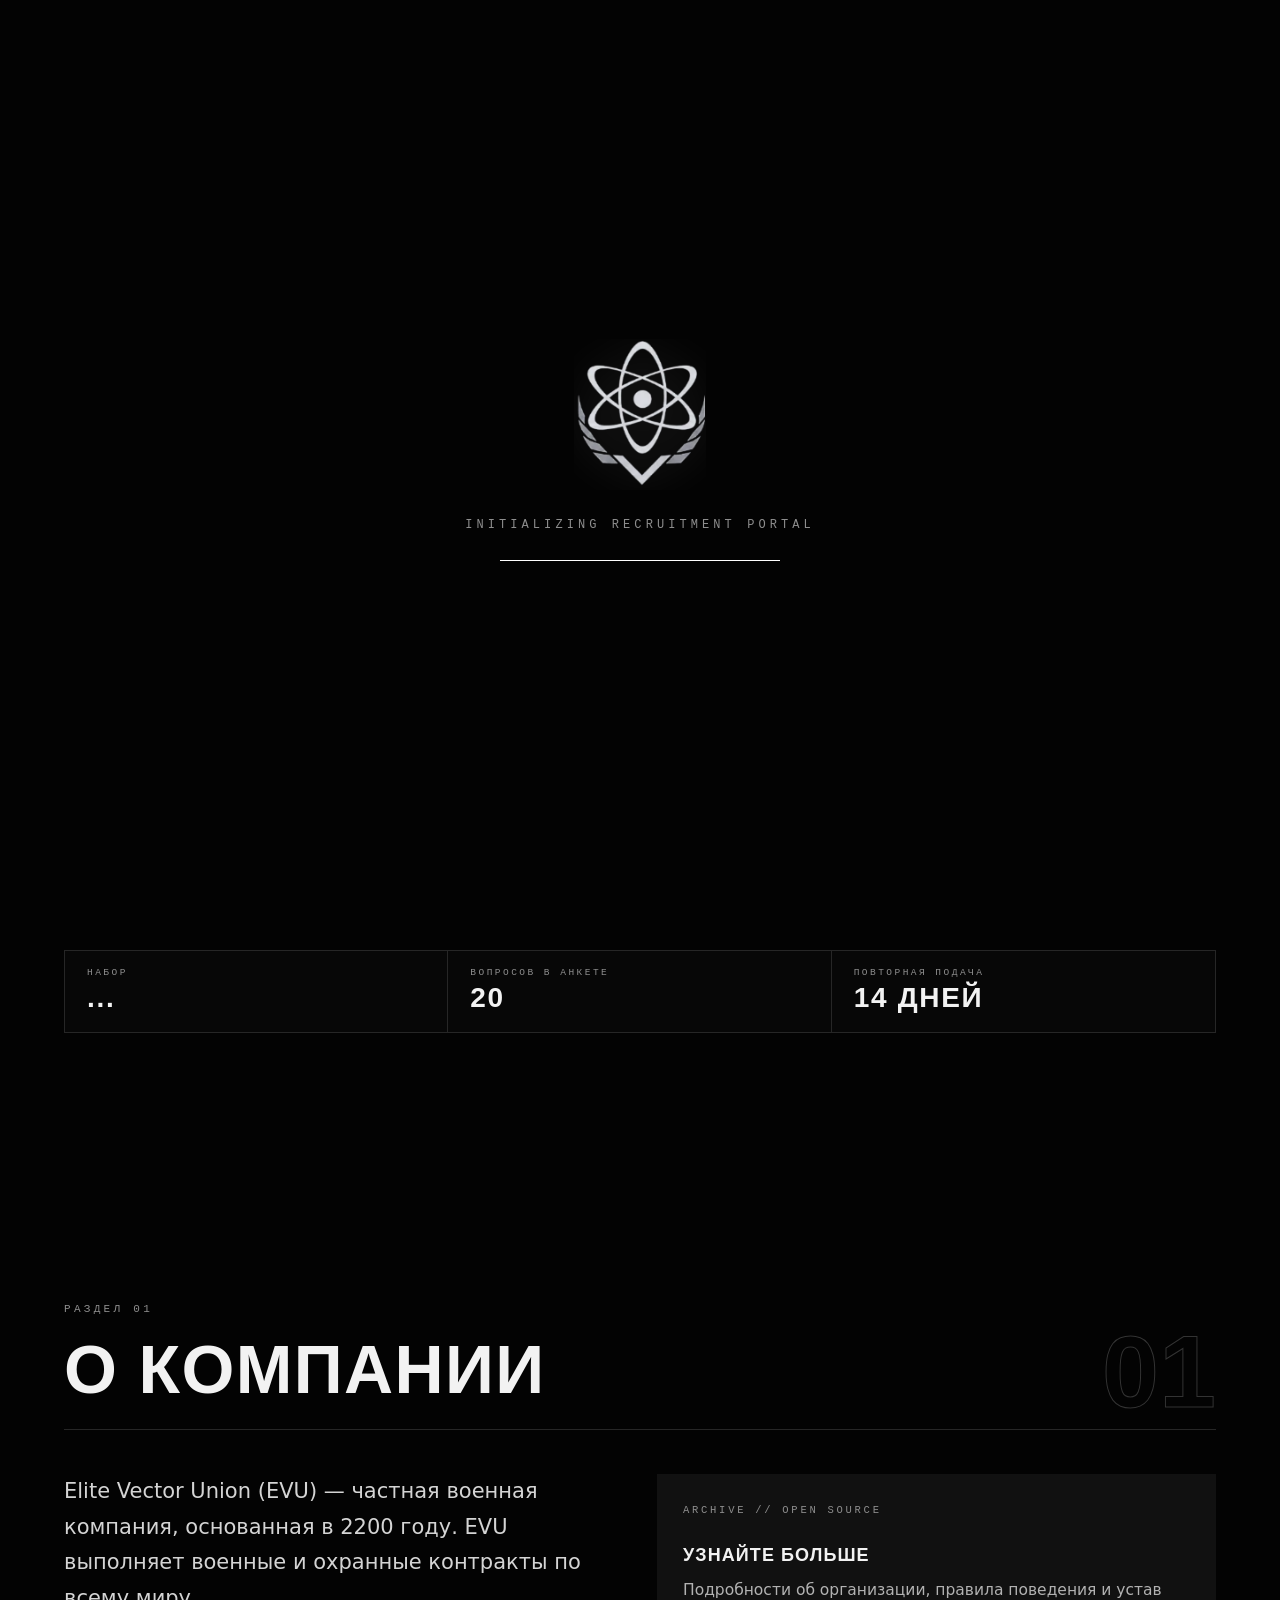
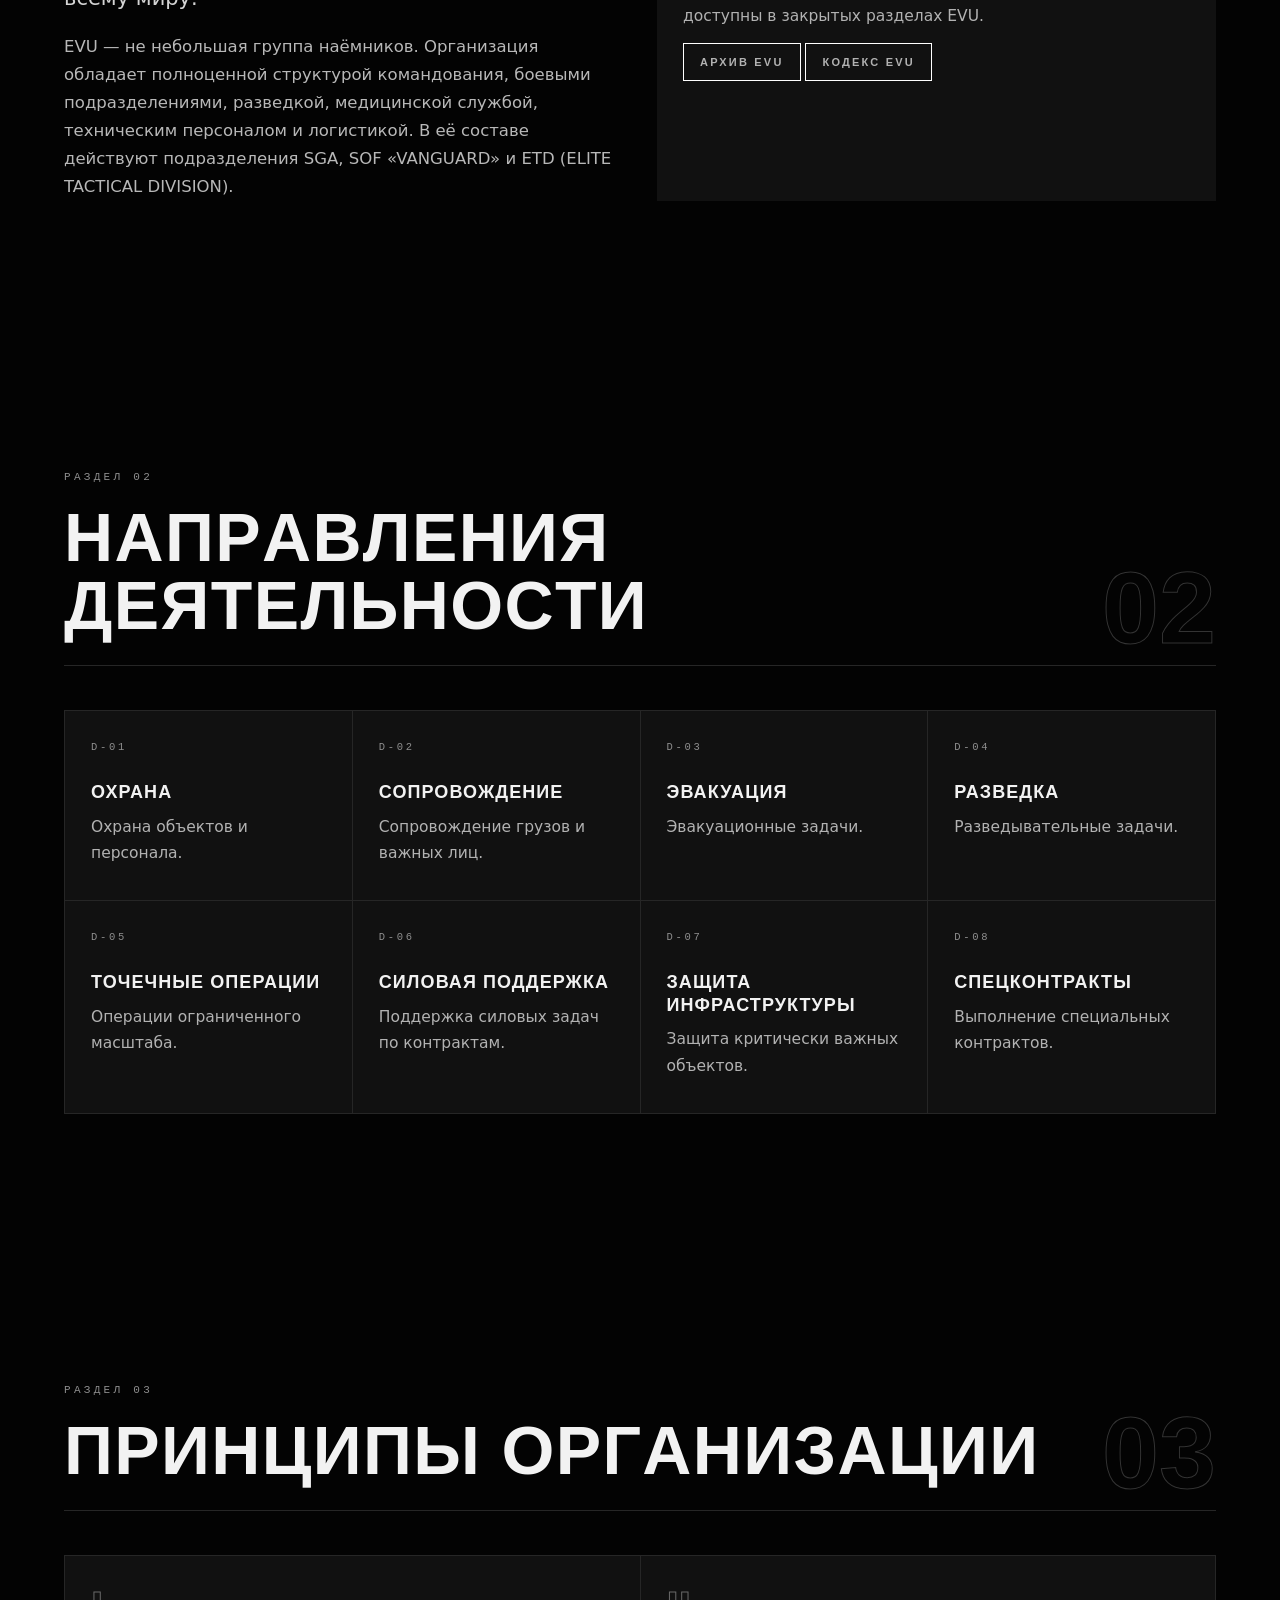
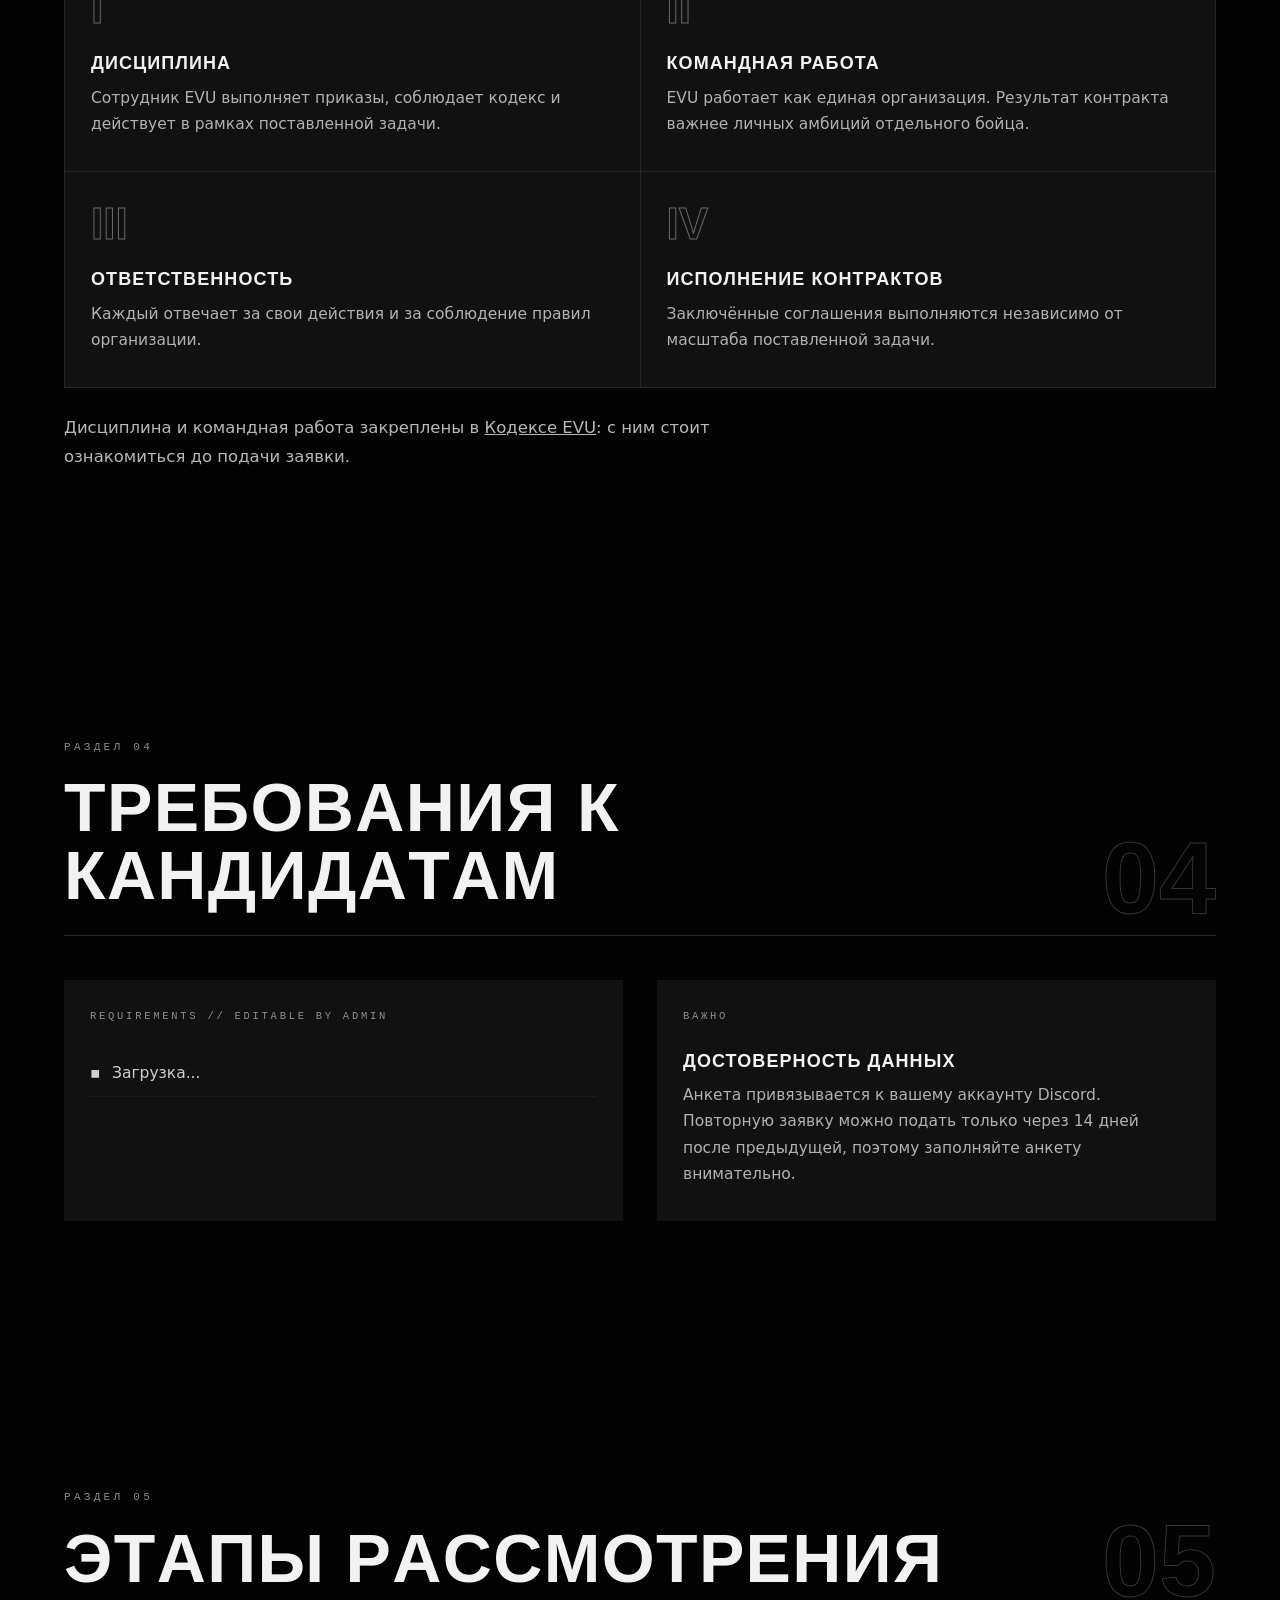
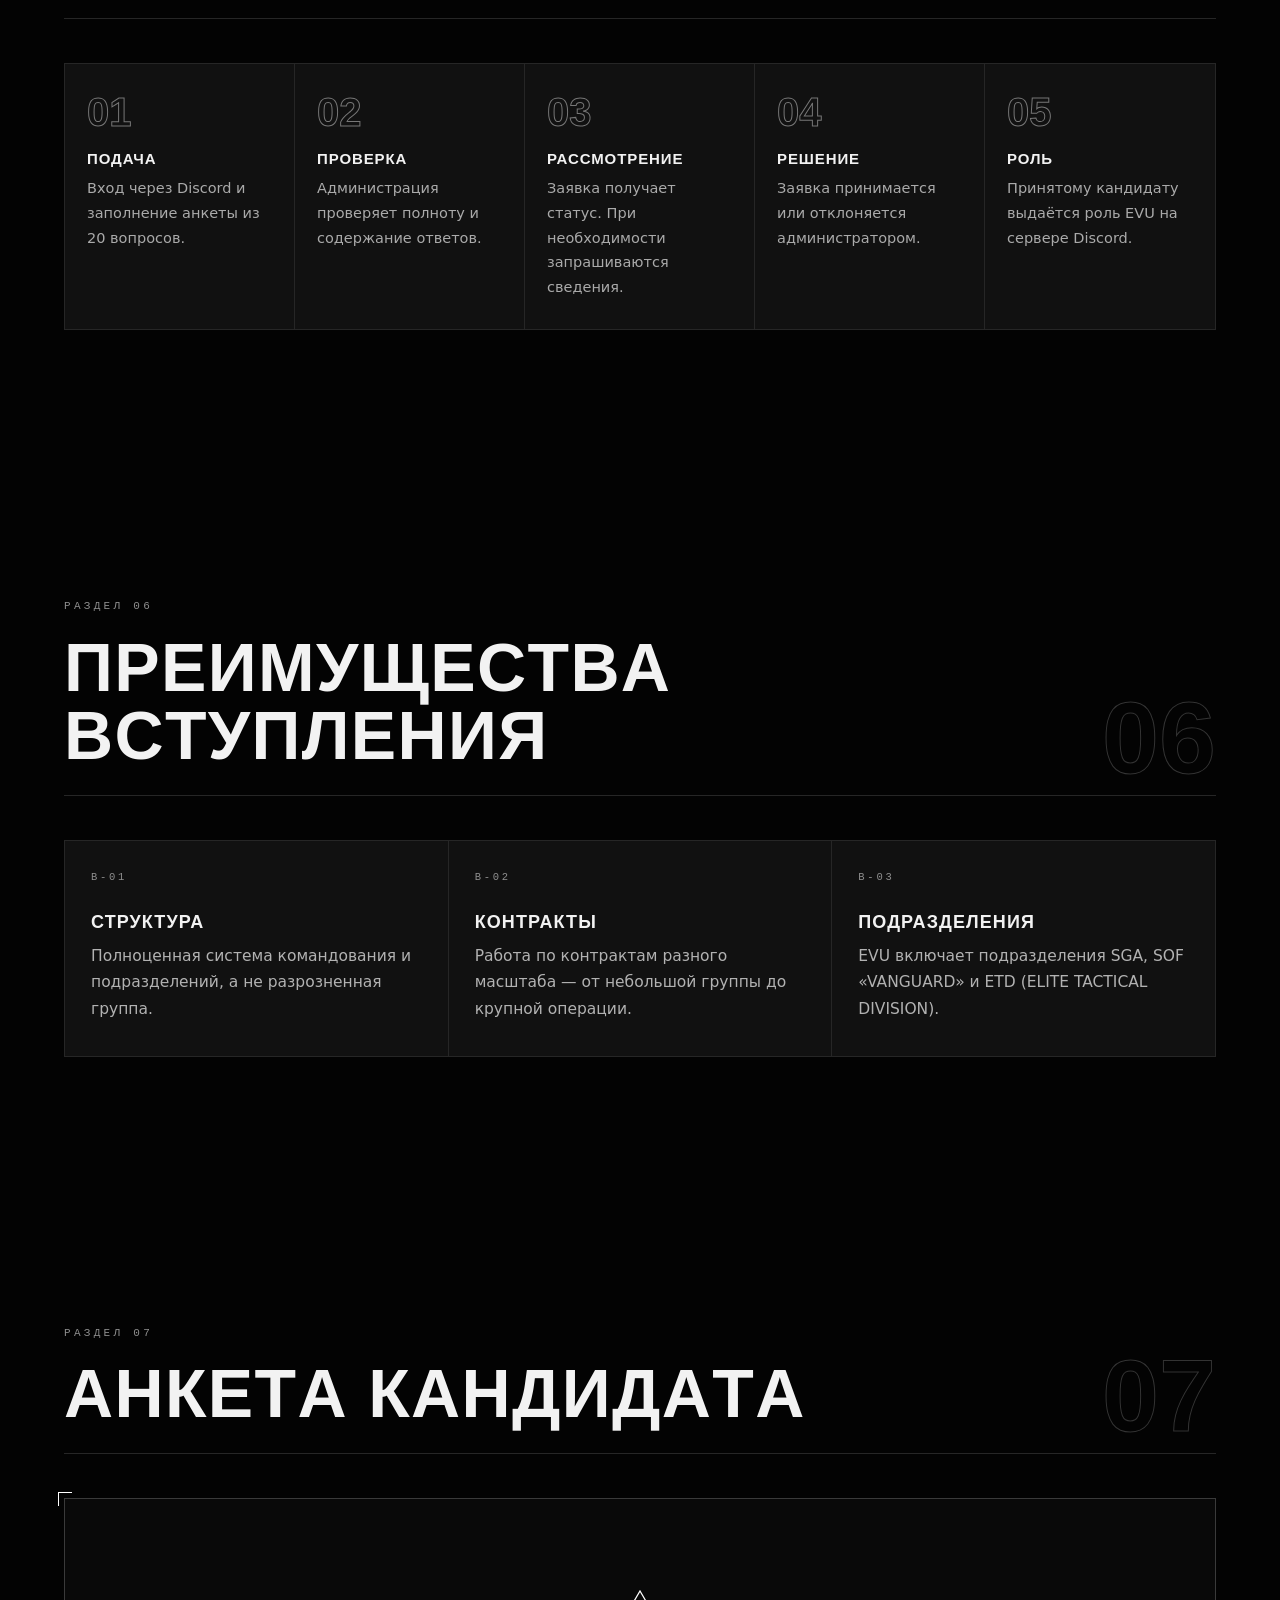
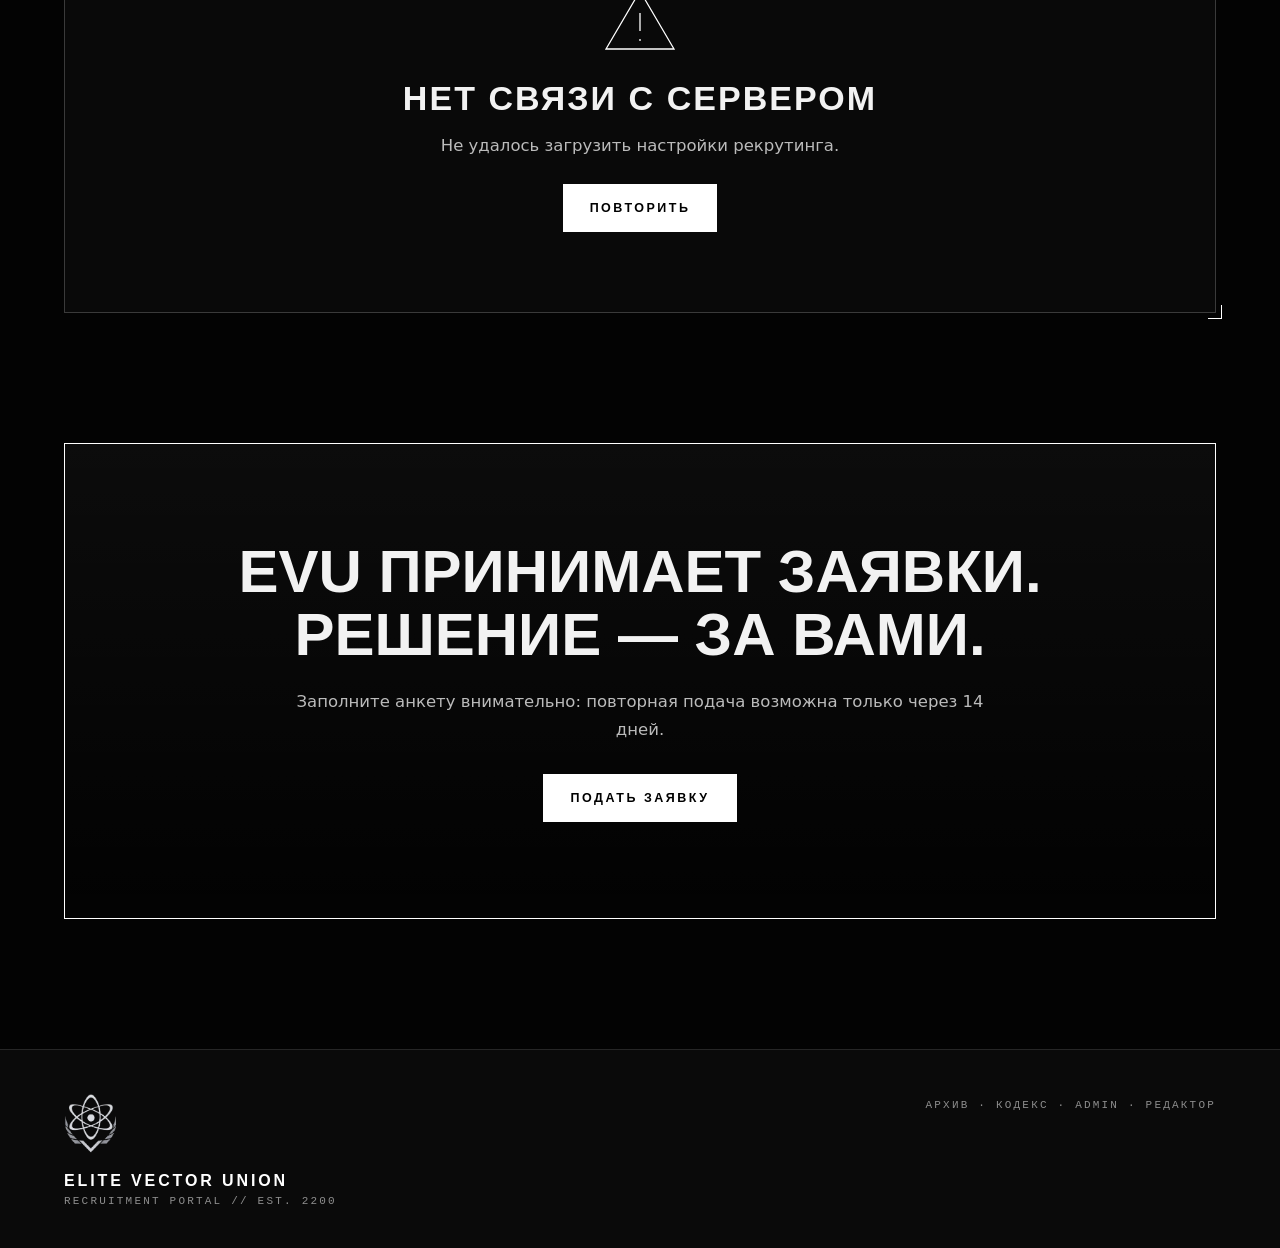
<file: index.html>
<!DOCTYPE html>
<html lang="ru">
<head>
<meta charset="utf-8">
<meta name="viewport" content="width=device-width, initial-scale=1">
<title>EVU // RECRUITMENT — Elite Vector Union</title>
<meta name="description" content="Официальный портал рекрутинга Elite Vector Union.">
<meta name="color-scheme" content="dark">
<meta http-equiv="Content-Security-Policy" content="default-src 'none'; script-src 'self'; style-src 'self' 'unsafe-inline'; img-src 'self' data: https:; connect-src https://*.supabase.co; base-uri 'none'; form-action 'none'; object-src 'none'">
<meta name="referrer" content="no-referrer">
<link rel="icon" href="logo.png" type="image/png">
<link rel="stylesheet" href="style.css">
<link rel="stylesheet" href="recruit.css">
<script src="boot.js"></script>
<noscript><style>.rv,.type .c,.hero h1 .c{opacity:1;transform:none}</style></noscript>
</head>
<body class="loading">
<div id="splash" role="status" aria-live="polite">
  <div class="logo-stack splash-logo"><img src="logo.png" alt=""><i class="scan"></i></div>
  <div class="sp-label" data-t="splash.label">INITIALIZING RECRUITMENT PORTAL</div>
  <div class="sp-bar"><i></i></div>
</div>
<div id="prog" aria-hidden="true"><i></i></div>
<div class="bgfx" aria-hidden="true"><div class="g"></div><div class="n"></div><div class="s"></div></div>

<header class="nav" id="nav">
  <a class="brand" href="#top" aria-label="EVU — в начало">
    <span class="logo-stack"><img src="logo.png" alt=""></span>
    <span><b data-t="brand.name">ELITE VECTOR UNION</b><small data-t="brand.sub">RECRUITMENT PORTAL</small></span>
  </a>
  <nav class="menu" id="menu" aria-label="Разделы">
    <a href="#about" data-t="nav.about">О компании</a><a href="#directions" data-t="nav.directions">Направления</a><a href="#principles" data-t="nav.principles">Принципы</a><a href="#requirements" data-t="nav.requirements">Требования</a><a href="#stages" data-t="nav.stages">Этапы</a><a href="#apply" data-t="nav.apply">Анкета</a>
  </nav>
  <div class="navr">
    <span class="pill" id="pill"><i></i><span class="t">РЕКРУТИНГ:&nbsp;</span><span id="pillT">...</span></span>
    <a class="btn solid sm" href="#apply" data-t="nav.cta">Подать заявку</a>
    <button class="burger" id="burger" aria-label="Меню" aria-expanded="false" aria-controls="menu"><span></span><span></span><span></span></button>
  </div>
</header>

<main>
<section id="top">
  <div class="hero">
    <div>
      <div class="k" data-t="hero.kicker">OFFICIAL RECRUITMENT PORTAL // EVU</div>
      <h1 id="h1" data-t="hero.title">RECRUITMENT</h1>
      <span class="by" data-t="hero.by">ELITE VECTOR UNION</span>
      <p class="lead" data-t="hero.lead">Elite Vector Union — частная военная компания, выполняющая военные и охранные контракты. Здесь принимаются заявки кандидатов в личный состав организации.</p>
      <div class="btns"><a class="btn solid" href="#apply" data-t="hero.btn1">Подать заявку</a><a class="btn" href="#about" data-t="hero.btn2">О компании</a></div>
    </div>
    <div class="logo" aria-hidden="true"><div class="r r3"></div><div class="r r1"></div><div class="r r2"></div><div class="logo-pos"><div class="logo-stack hero-logo"><img src="logo.png" alt=""><i class="scan"></i></div></div></div>
  </div>
  <div class="tech"><span><i></i>SYS // EVU-RC-01</span><span>LINK // SECURE</span><span id="techS">STATUS // CHECKING</span><span>EST. 2200</span></div>
</section>

<section class="sec" style="padding-top:0">
  <div class="wrap"><div class="kpis rv">
    <div><small>НАБОР</small><b id="kS">...</b></div>
    <div><small>ВОПРОСОВ В АНКЕТЕ</small><b data-count="20">0</b></div>
    <div><small>ПОВТОРНАЯ ПОДАЧА</small><b><span data-count="14">0</span> ДНЕЙ</b></div>
  </div></div>
</section>

<section class="sec" id="about">
  <div class="wrap">
    <div class="sechead rv"><div><span class="tag">Раздел 01</span><h2 class="h type" data-t="about.title">О компании</h2></div><div class="no" aria-hidden="true">01</div></div>
    <div class="cols rv">
      <div>
        <p class="lead" data-t="about.lead">Elite Vector Union (EVU) — частная военная компания, основанная в 2200 году. EVU выполняет военные и охранные контракты по всему миру.</p>
        <p style="margin-top:16px;color:#b8b8b8" data-t="about.body">EVU — не небольшая группа наёмников. Организация обладает полноценной структурой командования, боевыми подразделениями, разведкой, медицинской службой, техническим персоналом и логистикой. В её составе действуют подразделения SGA, SOF «VANGUARD» и ETD (ELITE TACTICAL DIVISION).</p>
      </div>
      <div class="card"><span class="ix" data-t="about.card.ix">ARCHIVE // OPEN SOURCE</span><h3 data-t="about.card.title">Узнайте больше</h3><p data-t="about.card.body">Подробности об организации, правила поведения и устав доступны в закрытых разделах EVU.</p><p style="margin-top:14px"><a class="btn sm" href="../index.html">Архив EVU</a> <a class="btn sm" href="../codex/index.html">Кодекс EVU</a></p></div>
    </div>
  </div>
</section>

<section class="sec" id="directions">
  <div class="wrap">
    <div class="sechead rv"><div><span class="tag">Раздел 02</span><h2 class="h type" data-t="directions.title">Направления деятельности</h2></div><div class="no" aria-hidden="true">02</div></div>
    <div class="grid g4 rv" data-cards="directions" data-kind="ix">
    </div>
  </div>
</section>

<section class="sec" id="principles">
  <div class="wrap">
    <div class="sechead rv"><div><span class="tag">Раздел 03</span><h2 class="h type" data-t="principles.title">Принципы организации</h2></div><div class="no" aria-hidden="true">03</div></div>
    <div class="grid g2 rv" data-cards="principles" data-kind="big">
    </div>
    <p class="rv" style="margin-top:26px;color:#b8b8b8">Дисциплина и командная работа закреплены в <a href="../codex/index.html" style="text-decoration:underline">Кодексе EVU</a>: с ним стоит ознакомиться до подачи заявки.</p>
  </div>
</section>

<section class="sec" id="requirements">
  <div class="wrap">
    <div class="sechead rv"><div><span class="tag">Раздел 04</span><h2 class="h type" data-t="requirements.title">Требования к кандидатам</h2></div><div class="no" aria-hidden="true">04</div></div>
    <div class="cols rv">
      <div class="card"><span class="ix">REQUIREMENTS // EDITABLE BY ADMIN</span><ul class="list" id="reqList"><li>Загрузка...</li></ul></div>
      <div class="card"><span class="ix" data-t="req.card.ix">ВАЖНО</span><h3 data-t="req.card.title">Достоверность данных</h3><p data-t="req.card.body">Анкета привязывается к вашему аккаунту Discord. Повторную заявку можно подать только через 14 дней после предыдущей, поэтому заполняйте анкету внимательно.</p></div>
    </div>
  </div>
</section>

<section class="sec" id="stages">
  <div class="wrap">
    <div class="sechead rv"><div><span class="tag">Раздел 05</span><h2 class="h type" data-t="stages.title">Этапы рассмотрения</h2></div><div class="no" aria-hidden="true">05</div></div>
    <div class="stages rv" data-cards="stages" data-kind="stage">
    </div>
  </div>
</section>

<section class="sec" id="benefits">
  <div class="wrap">
    <div class="sechead rv"><div><span class="tag">Раздел 06</span><h2 class="h type" data-t="benefits.title">Преимущества вступления</h2></div><div class="no" aria-hidden="true">06</div></div>
    <div class="grid g3 rv" data-cards="benefits" data-kind="ix">
    </div>
  </div>
</section>

<section class="sec" id="apply">
  <div class="wrap">
    <div class="sechead rv"><div><span class="tag">Раздел 07</span><h2 class="h type" data-t="apply.title">Анкета кандидата</h2></div><div class="no" aria-hidden="true">07</div></div>
    <div class="panel rv" id="appRoot" aria-live="polite"><div class="state"><div class="who">ЗАГРУЗКА СИСТЕМЫ...</div></div></div>
  </div>
</section>

<section class="sec" style="padding-top:0">
  <div class="wrap"><div class="cta rv"><h2 data-t="cta.title">EVU принимает заявки.
Решение — за вами.</h2><p data-t="cta.body">Заполните анкету внимательно: повторная подача возможна только через 14 дней.</p><a class="btn solid" href="#apply" data-t="cta.btn">Подать заявку</a></div></div>
</section>
</main>

<footer class="ft"><div class="in">
  <div><span class="logo-stack ft-logo"><img src="logo.png" alt=""></span><b data-t="footer.l1">ELITE VECTOR UNION</b><span data-t="footer.l2">RECRUITMENT PORTAL // EST. 2200</span></div>
  <div><a href="../index.html">АРХИВ</a> · <a href="../codex/index.html">КОДЕКС</a> · <a href="admin.html" rel="nofollow">ADMIN</a> · <a href="editor.html" rel="nofollow">РЕДАКТОР</a></div>
</div></footer>
<div class="demo" id="demo" hidden>DEMO MODE // ДАННЫЕ ХРАНЯТСЯ ТОЛЬКО В ЭТОМ БРАУЗЕРЕ // ПОДКЛЮЧИТЕ SUPABASE В config.js</div>

<script src="config.js"></script>
<script src="core.js"></script>
<script src="content.js"></script>
<script src="content-core.js"></script>
<script src="content-render.js"></script>
<script src="recruit.js"></script>
</body>
</html>
</file>
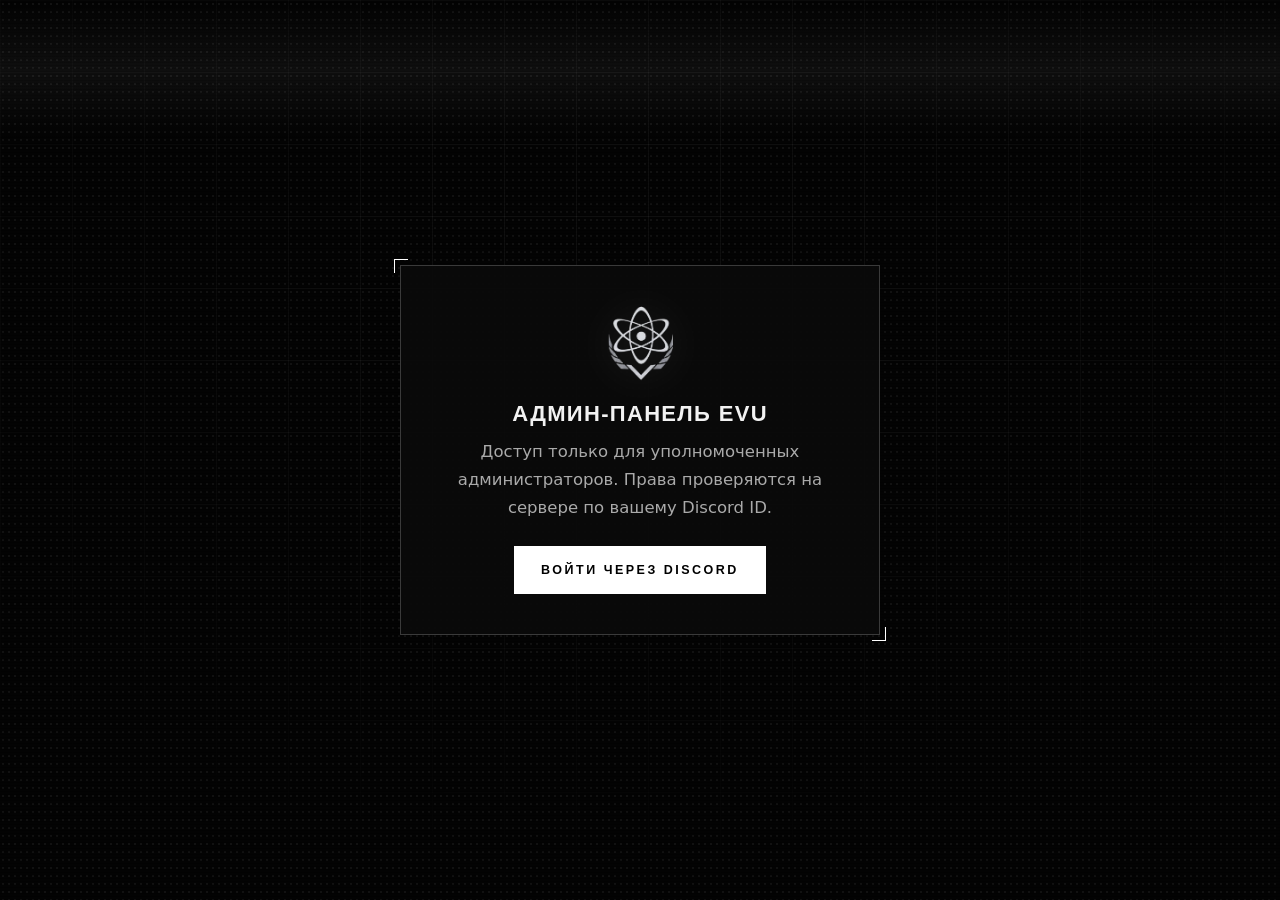
<file: admin.html>
<!DOCTYPE html>
<html lang="ru">
<head>
<meta charset="utf-8">
<meta name="viewport" content="width=device-width, initial-scale=1">
<title>EVU // RECRUITMENT ADMIN</title>
<meta name="robots" content="noindex,nofollow">
<meta name="color-scheme" content="dark">
<meta http-equiv="Content-Security-Policy" content="default-src 'none'; script-src 'self'; style-src 'self' 'unsafe-inline'; img-src 'self' data: https:; connect-src https://*.supabase.co; base-uri 'none'; form-action 'none'; object-src 'none'">
<meta name="referrer" content="no-referrer">
<link rel="icon" href="logo.png" type="image/png">
<link rel="stylesheet" href="style.css">
<link rel="stylesheet" href="recruit.css">
</head>
<body>
<div class="bgfx" aria-hidden="true"><div class="g"></div><div class="n"></div><div class="s"></div></div>

<div class="alogin" id="gate">
  <div class="panel" id="gateBox"><div class="who">ЗАГРУЗКА...</div></div>
</div>

<div class="shell" id="shell" hidden>
  <aside class="side">
    <a class="brand" href="index.html"><span class="logo-stack"><img src="logo.png" alt=""></span><span><b>EVU // ADMIN</b><small>RECRUITMENT CONTROL</small></span></a>
    <nav class="tabs" id="tabs" aria-label="Разделы панели">
      <button class="tab on" data-t="overview" type="button">Обзор</button>
      <button class="tab" data-t="apps" type="button">Заявки <span class="bd" id="newBd" hidden>0</span></button>
      <button class="tab" data-t="logs" type="button">Журнал</button>
      <button class="tab" data-t="settings" type="button">Настройки</button>
    </nav>
    <div class="me"><span>ВЫ ВОШЛИ КАК</span><b id="meName">—</b><span id="meRole">—</span><br><button class="btn sm dim" id="logout" type="button" style="margin-top:10px">Выйти</button></div>
  </aside>
  <div class="mainc">
    <div class="top"><h1 id="vt">Обзор</h1><div style="display:flex;gap:10px;align-items:center;flex-wrap:wrap"><span class="pill" id="pill"><i></i><span id="pillT">...</span></span><button class="btn sm" id="refresh" type="button">Обновить</button></div></div>
    <div class="view" id="view"></div>
  </div>
</div>
<div class="demo" id="demo" hidden>DEMO MODE // ДАННЫЕ ТОЛЬКО В ЭТОМ БРАУЗЕРЕ // РЕАЛЬНЫЕ ПРАВА, DISCORD И БАЗА ПОДКЛЮЧАЮТСЯ ЧЕРЕЗ SUPABASE</div>

<script src="config.js"></script>
<script src="core.js"></script>
<script src="admin.js"></script>
</body>
</html>
</file>
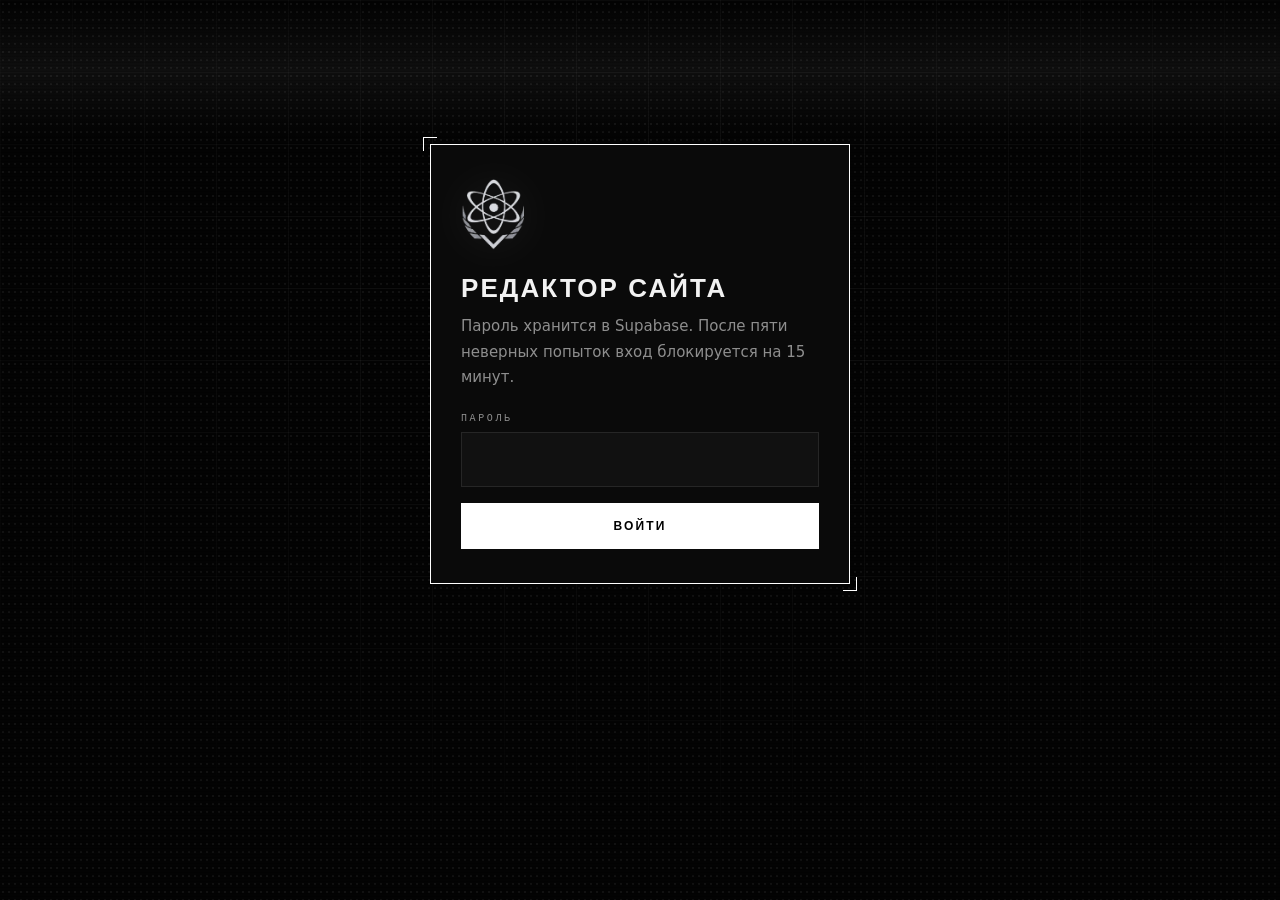
<file: editor.html>
<!DOCTYPE html>
<html lang="ru">
<head>
<meta charset="utf-8">
<meta name="viewport" content="width=device-width, initial-scale=1">
<meta http-equiv="Content-Security-Policy" content="default-src 'none'; script-src 'self'; style-src 'self' 'unsafe-inline'; img-src 'self' data: https:; connect-src https://*.supabase.co; base-uri 'none'; form-action 'none'; object-src 'none'">
<meta name="robots" content="noindex, nofollow">
<meta name="referrer" content="no-referrer">
<meta name="color-scheme" content="dark">
<title>EVU // РЕДАКТОР САЙТА НАБОРА</title>
<link rel="icon" href="logo.png" type="image/png">
<link rel="stylesheet" href="style.css">
<link rel="stylesheet" href="recruit.css">
<script src="boot.js"></script>
</head>
<body class="adm-body">
<div class="bgfx" aria-hidden="true"><div class="g"></div><div class="n"></div><div class="s"></div></div>

<div id="login" class="ed-login">
  <span class="logo-stack"><img src="logo.png" alt=""></span>
  <h1>Редактор сайта</h1>
  <p class="ed-note">Пароль хранится в Supabase. После пяти неверных попыток вход блокируется на 15 минут.</p>
  <form id="loginForm" autocomplete="off">
    <div><label class="ed-lbl" for="pw">Пароль</label><input class="ed-in" id="pw" type="password" autocomplete="current-password" required></div>
    <button class="ed-b" type="submit">Войти</button>
  </form>
  <p class="ed-note" id="loginErr" hidden></p>
</div>

<div id="panel" hidden>
  <div class="adm-top">
    <span class="logo-stack"><img src="logo.png" alt=""></span><b class="ed-name">EVU // РЕДАКТОР</b><small class="ed-site" id="siteLabel"></small>
    <span class="sp"></span>
    <a class="ed-b ghost lnk" href="index.html">Открыть сайт</a>
    <button id="logout" class="ed-b ghost" type="button">Выйти</button>
  </div>
  <div class="adm-wrap">
    <span class="tag">Панель управления</span>
    <h1>Содержимое сайта</h1>
    <p class="ed-note">Правки из админки перекрывают значения из config.js. Кнопка «Сбросить» возвращает значение из файла.</p>
    <div class="ed-tabs" role="group" aria-label="Вкладки">
      <button type="button" data-tab="texts" aria-pressed="true">Тексты</button>
      <button type="button" data-tab="cards" aria-pressed="false">Карточки</button>
    </div>
    <div id="tabTexts"></div>
    <div id="tabCards" hidden>
      <div class="ed-tbar">
        <div><label class="ed-lbl" for="secSel">Раздел</label><select class="ed-in" id="secSel"></select></div>
        <button id="addCard" class="ed-b" type="button">Добавить карточку</button>
      </div>
      <p class="ed-note" id="cfgNote"></p>
      <div id="cardList"></div>
    </div>
  </div>
</div>
<div id="toast" class="ed-toast" hidden></div>

<script src="config.js"></script>
<script src="content.js"></script>
<script src="content-core.js"></script>
<script src="editor.js"></script>
</body>
</html>
</file>
<file: style.css>
:root{--bg:#030303;--bg2:#0a0a0a;--card:#111;--card2:#161616;--line:#262626;--line2:#3a3a3a;--text:#f2f2f2;--mute:#8e8e8e;--dim:#585858;
--display:"Bahnschrift","DIN Alternate","Arial Narrow","Helvetica Neue",Arial,sans-serif;--body:"Segoe UI",system-ui,-apple-system,Arial,sans-serif;--mono:ui-monospace,"Cascadia Mono",Consolas,"Courier New",monospace;
--ease:cubic-bezier(.2,.7,.2,1);--nav:72px;--pad:clamp(18px,5vw,72px)}
*,*::before,*::after{box-sizing:border-box;margin:0;padding:0}
html{scroll-behavior:smooth;scroll-padding-top:84px}
html,body{max-width:100%;overflow-x:hidden}
body{background:var(--bg);color:var(--text);font:400 16.5px/1.7 var(--body);-webkit-font-smoothing:antialiased}
body.lock{overflow:hidden}
a{color:inherit;text-decoration:none}ul{list-style:none}
button,input,select,textarea{font:inherit;color:inherit}
:focus-visible{outline:2px solid #fff;outline-offset:3px}
::selection{background:#fff;color:#000}
[hidden]{display:none!important}
.sr{position:absolute;width:1px;height:1px;overflow:hidden;clip:rect(0 0 0 0);white-space:nowrap}
.mono{font-family:var(--mono)}
/* backdrop */
.bgfx{position:fixed;inset:0;z-index:0;pointer-events:none;overflow:hidden}
.bgfx .g{position:absolute;inset:-72px;background-image:linear-gradient(rgba(255,255,255,.05) 1px,transparent 1px),linear-gradient(90deg,rgba(255,255,255,.05) 1px,transparent 1px);background-size:72px 72px;animation:gm 24s linear infinite;-webkit-mask-image:radial-gradient(ellipse 85% 75% at 50% 35%,#000 15%,transparent 78%);mask-image:radial-gradient(ellipse 85% 75% at 50% 35%,#000 15%,transparent 78%)}
@keyframes gm{to{transform:translate(72px,72px)}}
.bgfx .n{position:absolute;inset:0;opacity:.06;background-image:radial-gradient(#fff 1px,transparent 1px);background-size:6px 8px;animation:nz .5s steps(2) infinite}
@keyframes nz{50%{background-position:3px 4px}}
.bgfx .s{position:absolute;left:0;right:0;height:140px;background:linear-gradient(transparent,rgba(255,255,255,.05),transparent);animation:sc 9s linear infinite}
@keyframes sc{from{top:-140px}to{top:100%}}
.bgfx::after{content:"";position:absolute;inset:0;background:repeating-linear-gradient(0deg,rgba(0,0,0,.18) 0 1px,transparent 1px 3px)}
#prog{position:fixed;top:0;left:0;right:0;height:2px;z-index:400}#prog i{display:block;height:100%;background:#fff;transform:scaleX(0);transform-origin:left}
/* nav */
.nav{position:fixed;top:2px;left:0;right:0;z-index:200;height:var(--nav);display:flex;align-items:center;gap:18px;justify-content:space-between;padding:0 var(--pad);border-bottom:1px solid transparent;transition:.4s var(--ease)}
.nav.sc{height:56px;background:rgba(3,3,3,.9);backdrop-filter:blur(10px);-webkit-backdrop-filter:blur(10px);border-color:var(--line)}
.brand{display:flex;align-items:center;gap:12px;min-width:0}
.brand svg{width:32px;height:32px;flex:none}
.brand b{display:block;font:700 14px/1.1 var(--display);letter-spacing:.16em;white-space:nowrap}
.brand small{display:block;font:500 9.5px var(--mono);letter-spacing:.26em;color:var(--mute);margin-top:3px}
.menu{display:flex;gap:2px;align-items:center}
.menu a{position:relative;padding:9px 12px;font:500 12px var(--display);letter-spacing:.14em;text-transform:uppercase;color:var(--mute);transition:color .3s}
.menu a::after{content:"";position:absolute;left:12px;right:12px;bottom:3px;height:1px;background:#fff;transform:scaleX(0);transform-origin:left;transition:transform .4s var(--ease)}
.menu a:hover,.menu a.on{color:#fff}.menu a:hover::after,.menu a.on::after{transform:scaleX(1)}
.navr{display:flex;align-items:center;gap:12px}
.pill{display:inline-flex;align-items:center;gap:8px;border:1px solid var(--line2);padding:5px 12px;font:600 10px var(--mono);letter-spacing:.2em;color:var(--mute);white-space:nowrap}
.pill i{width:6px;height:6px;border-radius:50%;background:var(--dim)}
.pill.open{color:#fff;border-color:#fff}.pill.open i{background:#fff;animation:pl 2s infinite}
@keyframes pl{50%{opacity:.2}}
.burger{display:none;width:44px;height:44px;background:none;border:1px solid var(--line2);position:relative;flex:none}
.burger span{position:absolute;left:12px;right:12px;height:1px;background:#fff;transition:.4s var(--ease)}
.burger span:nth-child(1){top:16px}.burger span:nth-child(2){top:22px}.burger span:nth-child(3){top:28px}
.burger[aria-expanded=true] span:nth-child(1){top:22px;transform:rotate(45deg)}.burger[aria-expanded=true] span:nth-child(2){opacity:0}.burger[aria-expanded=true] span:nth-child(3){top:22px;transform:rotate(-45deg)}
@media(max-width:1240px){.navr .btn{display:none}}
@media(max-width:1020px){.burger{display:block}.menu{position:fixed;top:74px;left:0;right:0;flex-direction:column;align-items:stretch;background:rgba(3,3,3,.98);border-bottom:1px solid var(--line);padding:0 var(--pad);max-height:0;overflow:hidden;visibility:hidden;transition:max-height .5s var(--ease),visibility .5s,padding .5s}.nav.sc .menu{top:58px}.menu.open{max-height:85vh;visibility:visible;padding:8px var(--pad) 20px}.menu a{padding:15px 0;border-bottom:1px solid var(--line);font-size:14px}.menu a::after{display:none}}
@media(max-width:520px){.pill .t{display:none}.brand small{display:none}}
/* generic */
main{position:relative;z-index:1}
section.sec{position:relative;padding:clamp(72px,11vw,130px) var(--pad)}
.wrap{max-width:1220px;margin:0 auto}
.tag{font:500 11px var(--mono);letter-spacing:.3em;color:var(--mute);text-transform:uppercase}
h2.h{font:700 clamp(32px,5.6vw,68px)/1 var(--display);letter-spacing:.02em;text-transform:uppercase;margin:14px 0 26px}
h3{font:700 18px/1.25 var(--display);letter-spacing:.06em;text-transform:uppercase}
.lead{font-size:clamp(17px,1.9vw,21px);color:#d4d4d4;max-width:62ch}
p{max-width:68ch}
.rv{opacity:0;transform:translateY(32px);transition:opacity .9s var(--ease),transform .9s var(--ease)}.rv.in{opacity:1;transform:none}
.type .c{opacity:0;display:inline-block;transform:translateY(.4em);transition:opacity .3s,transform .4s var(--ease)}.type.in .c{opacity:1;transform:none}
.sechead{display:flex;justify-content:space-between;align-items:flex-end;gap:20px;border-bottom:1px solid var(--line);margin-bottom:44px}
.sechead .no{font:700 clamp(46px,8vw,104px)/.8 var(--display);color:transparent;-webkit-text-stroke:1px #333;padding-bottom:16px}
@media(max-width:640px){.sechead .no{display:none}}
.btn{position:relative;display:inline-flex;align-items:center;justify-content:center;gap:10px;min-height:48px;padding:0 26px;font:600 12.5px var(--display);letter-spacing:.2em;text-transform:uppercase;border:1px solid #fff;background:none;overflow:hidden;transition:color .4s var(--ease),transform .3s var(--ease),border-color .3s,opacity .3s;isolation:isolate;cursor:pointer;text-align:center}
.btn::before{content:"";position:absolute;inset:0;background:#fff;transform:translateY(101%);transition:transform .45s var(--ease);z-index:-1}
.btn::after{content:"";position:absolute;top:0;bottom:0;width:40%;left:-60%;background:linear-gradient(90deg,transparent,rgba(255,255,255,.35),transparent);transform:skewX(-20deg);transition:left .7s var(--ease)}
.btn:hover::after{left:130%}
.btn:hover{transform:translateY(-2px)}.btn:hover::before{transform:none}.btn:hover{color:#000}
.btn.solid{background:#fff;color:#000}.btn.solid::before{background:#000}.btn.solid:hover{color:#fff}
.btn.sm{min-height:38px;padding:0 16px;font-size:11px}
.btn.dim{border-color:var(--line2);color:var(--mute)}.btn.dim:hover{color:#000;border-color:#fff}
.btn[disabled],.btn.off{opacity:.35;pointer-events:none}
/* hero */
#top{min-height:100vh;display:flex;align-items:center;padding:calc(var(--nav) + 40px) var(--pad) 110px;position:relative;overflow:hidden}
.hero{display:grid;grid-template-columns:1.4fr .6fr;gap:30px;align-items:center;width:100%;max-width:1320px;margin:0 auto}
.hero .k{font:500 11.5px var(--mono);letter-spacing:.3em;color:var(--mute)}
.hero h1{font:700 clamp(40px,9.6vw,150px)/.9 var(--display);letter-spacing:-.005em;text-transform:uppercase;margin:16px 0 22px;color:transparent;-webkit-text-stroke:1.5px #fff;word-break:break-word}
.hero h1 .c{display:inline-block;opacity:0;transform:translateY(.35em);animation:ch .7s var(--ease) forwards}
@keyframes ch{to{opacity:1;transform:none}}
.hero .by{font:600 13px var(--display);letter-spacing:.42em;color:#fff;margin-bottom:22px;display:block}
.hero .lead{margin-bottom:30px}
.btns{display:flex;flex-wrap:wrap;gap:12px}
.logo{position:relative;aspect-ratio:1;width:min(100%,400px);justify-self:center;display:grid;place-items:center}
.logo .r{position:absolute;border-radius:50%;border:1px dashed #3d3d3d;animation:sp 70s linear infinite}
.logo .r1{inset:0}.logo .r2{inset:9%;border:1px solid var(--line2);animation-duration:48s;animation-direction:reverse}.logo .r3{inset:-8%;border:1px solid #1c1c1c;animation:none}
.logo .r1::after,.logo .r2::after{content:"";position:absolute;top:-3px;left:50%;width:5px;height:5px;margin-left:-2px;border-radius:50%;background:#fff}
@keyframes sp{to{transform:rotate(360deg)}}
.logo .tx{position:relative;font:900 clamp(64px,10vw,120px) var(--display);letter-spacing:.06em;color:#fff;text-shadow:0 0 30px rgba(255,255,255,.25);animation:fl 8s infinite}
.logo .tx::before,.logo .tx::after{content:attr(data-t);position:absolute;left:0;top:0;opacity:0}
.logo .tx.gl::before{opacity:.5;transform:translateX(-5px);clip-path:inset(15% 0 55% 0)}.logo .tx.gl::after{opacity:.4;transform:translateX(5px);clip-path:inset(60% 0 10% 0)}
@keyframes fl{0%,93%,100%{transform:none}94%{transform:translateX(-6px)}96%{transform:translateX(6px)}98%{transform:none}}
.tech{position:absolute;left:var(--pad);right:var(--pad);bottom:26px;display:flex;justify-content:space-between;gap:14px;flex-wrap:wrap;font:500 10.5px var(--mono);letter-spacing:.22em;color:var(--dim);border-top:1px solid var(--line);padding-top:12px}
.tech span i{display:inline-block;width:6px;height:6px;border-radius:50%;background:#fff;margin-right:8px;animation:pl 1.8s infinite}
.kpis{display:grid;grid-template-columns:repeat(3,1fr);border:1px solid var(--line);background:rgba(10,10,10,.75);margin-top:50px;max-width:1320px}
.kpis div{padding:16px 22px;border-right:1px solid var(--line)}.kpis div:last-child{border:0}
.kpis small{display:block;font:500 9.5px var(--mono);letter-spacing:.26em;color:var(--mute);margin-bottom:4px}.kpis b{font:700 clamp(18px,2.4vw,28px) var(--display);letter-spacing:.06em}
@media(max-width:900px){.hero{grid-template-columns:1fr}.logo{width:min(56vw,260px);order:-1;justify-self:start}#top{padding-bottom:140px}}
@media(max-width:560px){.kpis{grid-template-columns:1fr}.kpis div{border-right:0;border-bottom:1px solid var(--line)}.btns .btn{flex:1 1 100%}.tech{flex-direction:column;gap:2px}}
/* cards */
.grid{display:grid;gap:1px;background:var(--line);border:1px solid var(--line)}
.g3{grid-template-columns:repeat(3,1fr)}.g2{grid-template-columns:repeat(2,1fr)}.g4{grid-template-columns:repeat(4,1fr)}
@media(max-width:1000px){.g4{grid-template-columns:repeat(2,1fr)}.g3{grid-template-columns:1fr 1fr}}
@media(max-width:700px){.g2,.g3,.g4{grid-template-columns:1fr}}
.card{position:relative;background:var(--card);padding:30px 26px 34px;overflow:hidden;transition:background .4s}
.card::before{content:"";position:absolute;left:0;top:0;height:1px;width:100%;background:#fff;transform:scaleX(0);transform-origin:left;transition:transform .6s var(--ease)}
.card::after{content:"";position:absolute;inset:0;background:radial-gradient(240px circle at var(--mx,50%) var(--my,50%),rgba(255,255,255,.07),transparent 60%);opacity:0;transition:opacity .4s;pointer-events:none}
.card:hover{background:var(--card2)}.card:hover::before{transform:scaleX(1)}.card:hover::after{opacity:1}
.card .ix{display:block;font:500 10.5px var(--mono);letter-spacing:.26em;color:var(--mute);margin-bottom:28px}
.card h3{margin-bottom:10px}.card p{color:#b2b2b2;font-size:15.5px}
.card .big{font:700 44px/1 var(--display);color:transparent;-webkit-text-stroke:1px #6a6a6a;margin-bottom:22px;display:block}
.cols{display:grid;grid-template-columns:1fr 1fr;gap:34px}@media(max-width:860px){.cols{grid-template-columns:1fr}}
.list li{padding:10px 0 10px 22px;border-bottom:1px solid #1b1b1b;position:relative;font-size:15.5px;color:#cfcfcf}.list li::before{content:"▪";position:absolute;left:0}
.stages{display:grid;grid-template-columns:repeat(var(--n,5),1fr);gap:0;border:1px solid var(--line);counter-reset:s}
.stage{position:relative;padding:28px 22px 30px;border-right:1px solid var(--line);background:var(--card);transition:background .4s}.stage:last-child{border:0}.stage:hover{background:var(--card2)}
.stage::before{counter-increment:s;content:"0" counter(s);display:block;font:700 40px/1 var(--display);color:transparent;-webkit-text-stroke:1px #777;margin-bottom:18px}
.stage h3{font-size:15px;margin-bottom:8px}.stage p{font-size:14.5px;color:#aaa}
@media(max-width:1000px){.stages{grid-template-columns:1fr}.stage{border-right:0;border-bottom:1px solid var(--line)}}
.cta{border:1px solid #fff;text-align:center;padding:clamp(46px,8vw,96px) 24px;background:linear-gradient(180deg,rgba(255,255,255,.04),transparent);position:relative}
.cta h2{font:700 clamp(28px,5vw,60px)/1.05 var(--display);text-transform:uppercase;margin-bottom:22px}.cta p{margin:0 auto 30px;color:#bbb}
/* panel / form */
.panel{border:1px solid var(--line2);background:rgba(10,10,10,.9);position:relative}
.panel::before,.panel::after{content:"";position:absolute;width:14px;height:14px;border:1px solid #fff}
.panel::before{top:-7px;left:-7px;border-right:0;border-bottom:0}.panel::after{bottom:-7px;right:-7px;border-left:0;border-top:0}
.apply{display:grid;grid-template-columns:260px 1fr;min-height:520px}
@media(max-width:900px){.apply{grid-template-columns:1fr}}
.steps{border-right:1px solid var(--line);padding:26px 0}
@media(max-width:900px){.steps{border-right:0;border-bottom:1px solid var(--line);padding:14px 0;display:flex;overflow-x:auto;scrollbar-width:none}.steps::-webkit-scrollbar{display:none}}
.stp{display:flex;gap:14px;align-items:center;width:100%;padding:12px 24px;background:none;border:0;text-align:left;color:var(--dim);cursor:default;transition:color .3s,background .3s;position:relative}
.stp b{font:700 12px var(--mono);width:30px;height:30px;border:1px solid var(--line2);display:grid;place-items:center;flex:none;transition:.3s}
.stp span{font:600 12px var(--display);letter-spacing:.14em;text-transform:uppercase;white-space:nowrap}
.stp.done{color:var(--mute);cursor:pointer}.stp.done b{background:#fff;color:#000;border-color:#fff}.stp.done:hover{color:#fff}
.stp.cur{color:#fff;background:rgba(255,255,255,.04)}.stp.cur b{border-color:#fff}
.stp.cur::before{content:"";position:absolute;left:0;top:0;bottom:0;width:2px;background:#fff}
@media(max-width:900px){.stp{width:auto;padding:8px 14px}.stp span{display:none}.stp.cur span{display:inline}.stp.cur::before{display:none}}
.form{padding:clamp(22px,4vw,44px)}
.fhead{display:flex;justify-content:space-between;align-items:flex-end;gap:14px;margin-bottom:12px;flex-wrap:wrap}
.fhead h3{font-size:clamp(20px,3vw,28px)}.fhead small{font:500 11px var(--mono);letter-spacing:.22em;color:var(--mute)}
.pbar{height:3px;background:var(--line);margin:14px 0 8px;overflow:hidden}.pbar i{display:block;height:100%;width:0;background:#fff;transition:width .7s var(--ease)}
.pmeta{display:flex;justify-content:space-between;gap:10px;font:500 10.5px var(--mono);letter-spacing:.18em;color:var(--mute);margin-bottom:26px;flex-wrap:wrap}
.fields{display:grid;gap:22px;animation:fin .5s var(--ease)}
@keyframes fin{from{opacity:0;transform:translateX(18px)}to{opacity:1;transform:none}}
.fld label,.fld .lb{display:flex;justify-content:space-between;gap:10px;font:600 12.5px var(--display);letter-spacing:.12em;text-transform:uppercase;margin-bottom:8px}
.fld label em,.fld .lb em{font:500 10.5px var(--mono);font-style:normal;letter-spacing:.14em;color:var(--dim)}
.fld .hint{font-size:13.5px;color:var(--mute);margin:-4px 0 8px}
.inp{width:100%;background:var(--card);border:1px solid var(--line2);border-radius:0;padding:13px 16px;min-height:50px;font-size:16px;transition:border-color .3s,box-shadow .3s,background .3s;-webkit-appearance:none;appearance:none}
textarea.inp{min-height:132px;resize:vertical;line-height:1.55}
select.inp{background-image:linear-gradient(45deg,transparent 50%,#fff 50%),linear-gradient(135deg,#fff 50%,transparent 50%);background-position:calc(100% - 20px) 22px,calc(100% - 15px) 22px;background-size:5px 5px;background-repeat:no-repeat;padding-right:40px}
select.inp option{background:#111;color:#fff}
.inp:focus{outline:none;border-color:#fff;background:#151515;box-shadow:0 0 0 4px rgba(255,255,255,.07)}
.inp[readonly]{color:var(--mute);background:#0c0c0c}
.fld.bad .inp{border-color:#fff;box-shadow:inset 3px 0 0 #fff}
.err{display:none;margin-top:8px;font:600 12.5px var(--mono);letter-spacing:.04em;color:#fff;padding:7px 12px;border:1px dashed #fff;background:rgba(255,255,255,.05)}
.fld.bad .err{display:block;animation:fin .3s}
.cnt{font:500 10.5px var(--mono);color:var(--dim);text-align:right;margin-top:4px}
.fnav{display:flex;justify-content:space-between;gap:12px;margin-top:34px;padding-top:22px;border-top:1px solid var(--line);flex-wrap:wrap;align-items:center}
.saved{font:500 10.5px var(--mono);letter-spacing:.16em;color:var(--dim);flex:1;text-align:center}
@media(max-width:560px){.fnav .btn{flex:1 1 40%}.saved{order:3;flex-basis:100%}}
.state{padding:clamp(34px,7vw,80px) clamp(20px,5vw,60px);text-align:center}
.state h3{font-size:clamp(22px,3.4vw,34px);margin:14px 0 12px}.state p{margin:0 auto 24px;color:#bbb}
.state .ic{width:84px;height:84px;margin:0 auto;display:block;fill:none;stroke:#fff;stroke-width:1.3}
.count{font:700 clamp(26px,5vw,48px) var(--mono);letter-spacing:.08em;margin:6px 0 22px}
.who{display:inline-flex;gap:10px;align-items:center;border:1px solid var(--line2);padding:8px 14px;font:500 11px var(--mono);letter-spacing:.14em;color:var(--mute);margin-bottom:22px;flex-wrap:wrap;justify-content:center}.who b{color:#fff}
/* overlay / modal / toast */
.ov{position:fixed;inset:0;z-index:600;background:rgba(0,0,0,.82);backdrop-filter:blur(4px);-webkit-backdrop-filter:blur(4px);display:flex;align-items:center;justify-content:center;padding:18px;opacity:0;transition:opacity .35s}
.ov.show{opacity:1}
.mod{width:min(560px,100%);max-height:92vh;overflow:auto;background:var(--bg2);border:1px solid #fff;padding:28px;transform:translateY(24px) scale(.97);transition:transform .45s var(--ease)}
.ov.show .mod{transform:none}
.mod.wide{width:min(980px,100%)}
.mod h3{font-size:20px;margin-bottom:14px}.mod .mb{color:#c4c4c4;font-size:15.5px}
.mod .acts{display:flex;gap:10px;justify-content:flex-end;flex-wrap:wrap;margin-top:24px}
.mod .mh{display:flex;justify-content:space-between;align-items:flex-start;gap:12px;margin-bottom:6px}
.x{background:none;border:1px solid var(--line2);width:38px;height:38px;color:#fff;font-size:18px;flex:none;transition:.3s}.x:hover{background:#fff;color:#000}
.toasts{position:fixed;right:18px;bottom:18px;z-index:800;display:grid;gap:8px;max-width:min(380px,calc(100vw - 36px))}
.tst{background:#fff;color:#000;padding:12px 18px;font:600 12px var(--mono);letter-spacing:.06em;animation:tin .4s var(--ease);box-shadow:0 8px 30px rgba(0,0,0,.6)}
.tst.er{background:#000;color:#fff;border:1px solid #fff}
.tst.out{opacity:0;transform:translateX(30px);transition:.35s}
@keyframes tin{from{opacity:0;transform:translateX(30px)}}
.sending{position:fixed;inset:0;z-index:700;background:rgba(0,0,0,.92);display:flex;flex-direction:column;align-items:center;justify-content:center;gap:22px;opacity:0;transition:opacity .3s}.sending.show{opacity:1}
.sending .ring{width:88px;height:88px;border:1px solid var(--line2);border-top-color:#fff;border-radius:50%;animation:sp 1s linear infinite}
.sending .ph{font:600 12px var(--mono);letter-spacing:.3em}
.sending .sb{width:min(300px,70vw);height:2px;background:var(--line)}.sending .sb i{display:block;height:100%;background:#fff;width:0;transition:width .6s var(--ease)}
.demo{position:fixed;left:0;right:0;bottom:0;z-index:450;background:#fff;color:#000;font:600 11px var(--mono);letter-spacing:.14em;text-align:center;padding:6px 12px}
footer.ft{position:relative;z-index:1;border-top:1px solid var(--line);background:var(--bg2);padding:44px var(--pad) 36px}
.ft .in{max-width:1220px;margin:0 auto;display:flex;justify-content:space-between;gap:28px;flex-wrap:wrap;font:500 11px/2 var(--mono);letter-spacing:.2em;color:var(--mute)}.ft b{display:block;color:#fff;font:700 16px var(--display);letter-spacing:.18em}.ft a:hover{color:#fff}
/* ADMIN */
.alogin{min-height:100vh;display:grid;place-items:center;padding:24px;position:relative;z-index:1}
.alogin .panel{width:min(480px,100%);padding:40px 34px;text-align:center}
.shell{position:relative;z-index:1;display:grid;grid-template-columns:230px 1fr;min-height:100vh}
.side{border-right:1px solid var(--line);background:rgba(8,8,8,.92);padding:22px 0;position:sticky;top:0;height:100vh;display:flex;flex-direction:column}
.side .brand{padding:0 22px 22px;border-bottom:1px solid var(--line)}
.tabs{padding:14px 0;flex:1}
.tab{display:flex;align-items:center;gap:12px;width:100%;padding:13px 22px;background:none;border:0;text-align:left;color:var(--mute);font:600 12px var(--display);letter-spacing:.16em;text-transform:uppercase;position:relative;transition:color .3s,background .3s}
.tab:hover{color:#fff;background:rgba(255,255,255,.03)}.tab.on{color:#fff;background:rgba(255,255,255,.06)}.tab.on::before{content:"";position:absolute;left:0;top:0;bottom:0;width:2px;background:#fff}
.tab .bd{margin-left:auto;font:600 10px var(--mono);border:1px solid var(--line2);padding:0 7px}
.me{padding:16px 22px;border-top:1px solid var(--line);font:500 10.5px/1.7 var(--mono);letter-spacing:.14em;color:var(--mute)}.me b{display:block;color:#fff;font-size:12px;overflow-wrap:anywhere}
.mainc{padding:clamp(18px,3vw,36px);min-width:0}
.top{display:flex;justify-content:space-between;align-items:center;gap:14px;margin-bottom:26px;flex-wrap:wrap}
.top h1{font:700 clamp(24px,3.4vw,38px) var(--display);letter-spacing:.06em;text-transform:uppercase}
.view{animation:vin .45s var(--ease)}
@keyframes vin{from{opacity:0;transform:translateY(14px)}}
.sg{display:grid;grid-template-columns:repeat(auto-fit,minmax(150px,1fr));gap:1px;background:var(--line);border:1px solid var(--line);margin-bottom:22px}
.sc2{background:var(--card);padding:18px 18px 20px}.sc2 small{display:block;font:500 10px var(--mono);letter-spacing:.22em;color:var(--mute);margin-bottom:8px}.sc2 b{font:700 34px/1 var(--display)}
.two{display:grid;grid-template-columns:1.4fr 1fr;gap:22px;margin-bottom:22px}
@media(max-width:1100px){.two{grid-template-columns:1fr}}
.box{border:1px solid var(--line);background:var(--card);padding:20px;min-width:0}.box h3{font-size:13px;letter-spacing:.2em;color:var(--mute);margin-bottom:14px}
.row{display:flex;justify-content:space-between;gap:12px;padding:10px 0;border-bottom:1px solid #1c1c1c;font-size:14px;align-items:center}.row:last-child{border:0}.row small{font:500 10.5px var(--mono);color:var(--dim);letter-spacing:.1em}
.row.click{cursor:pointer;transition:padding .3s}.row.click:hover{padding-left:8px}
.chart{display:flex;align-items:flex-end;gap:5px;height:150px;border-bottom:1px solid var(--line2)}.chart i{flex:1;background:#fff;min-height:2px;transform:scaleY(0);transform-origin:bottom;animation:bar .8s var(--ease) forwards;position:relative}
@keyframes bar{to{transform:none}}
.chart i:hover{background:#999}
.cl{display:flex;gap:5px;font:500 9px var(--mono);color:var(--dim);margin-top:6px}.cl span{flex:1;text-align:center}
.dist{display:grid;gap:10px}.dist div{display:grid;grid-template-columns:110px 1fr 30px;gap:10px;align-items:center;font:500 11px var(--mono);letter-spacing:.1em;color:var(--mute)}.dist s{display:block;height:6px;background:var(--line);position:relative;text-decoration:none}.dist s i{position:absolute;left:0;top:0;bottom:0;background:#fff;width:0;transition:width 1s var(--ease)}
.bdg{display:inline-block;font:600 10px var(--mono);letter-spacing:.14em;padding:2px 10px;border:1px solid var(--line2);color:var(--mute);white-space:nowrap;text-transform:uppercase}
.bdg.new{color:#fff;border-color:#fff}.bdg.review{color:#ddd;border-style:dashed;border-color:#aaa}.bdg.accepted{background:#fff;color:#000;border-color:#fff}.bdg.rejected{color:var(--dim);text-decoration:line-through}.bdg.info{color:#fff;border-color:#777;background:repeating-linear-gradient(135deg,#222 0 4px,#111 4px 8px)}
.tools{display:flex;gap:10px;flex-wrap:wrap;margin-bottom:14px;align-items:center}.tools .inp{width:auto;min-height:42px;padding:8px 12px;font-size:14px}.tools .grow{flex:1 1 220px}
.bulk{display:flex;gap:10px;flex-wrap:wrap;align-items:center;border:1px solid #fff;padding:10px 14px;margin-bottom:12px;animation:fin .3s;font:500 11px var(--mono);letter-spacing:.14em}
.tw{border:1px solid var(--line);overflow-x:auto;background:var(--card)}
table{width:100%;border-collapse:collapse;min-width:760px}
th,td{padding:12px 14px;text-align:left;border-bottom:1px solid #1d1d1d;font-size:14px;white-space:nowrap}
th{font:600 10.5px var(--mono);letter-spacing:.2em;color:var(--mute);background:#0c0c0c;text-transform:uppercase;position:sticky;top:0}
tbody tr{cursor:pointer;transition:background .25s}tbody tr:hover{background:#171717}
td.chk,th.chk{width:40px;cursor:default}
input[type=checkbox]{width:17px;height:17px;accent-color:#fff;cursor:pointer}
.empty{padding:50px 20px;text-align:center;color:var(--mute);font:500 12px var(--mono);letter-spacing:.14em}
.skl{height:14px;margin:14px;background:linear-gradient(90deg,#161616,#252525,#161616);background-size:200% 100%;animation:sk 1.2s linear infinite}@keyframes sk{to{background-position:-200% 0}}
.ans{display:grid;gap:0;border:1px solid var(--line)}
.an{padding:14px 16px;border-bottom:1px solid var(--line);display:grid;grid-template-columns:1fr auto;gap:6px 14px}.an:last-child{border:0}
.an small{grid-column:1/-1;font:500 10px var(--mono);letter-spacing:.18em;color:var(--mute)}.an div{white-space:pre-wrap;overflow-wrap:anywhere;font-size:15px;color:#e6e6e6}
.cpy{background:none;border:1px solid var(--line2);color:var(--mute);font:600 10px var(--mono);letter-spacing:.14em;padding:3px 9px;align-self:start;transition:.3s}.cpy:hover{background:#fff;color:#000}
.flag{display:flex;gap:10px;padding:8px 12px;border:1px dashed var(--line2);margin-top:8px;font-size:13.5px;color:#cfcfcf}.flag b{font:700 11px var(--mono);color:#fff;flex:none}
.meter{height:5px;background:var(--line);margin:6px 0 12px}.meter i{display:block;height:100%;background:#fff;transition:width .8s var(--ease)}
.note{padding:12px 14px;border:1px solid var(--line);margin-top:8px;background:#0c0c0c}.note small{display:block;font:500 10px var(--mono);color:var(--mute);letter-spacing:.12em;margin-bottom:4px}
.tgl{display:flex;gap:14px;align-items:flex-start;padding:14px 0;border-bottom:1px solid #1c1c1c}.tgl:last-child{border:0}
.sw{position:relative;width:46px;height:24px;flex:none;border:1px solid var(--line2);background:none;transition:.3s}.sw::after{content:"";position:absolute;top:3px;left:3px;width:16px;height:16px;background:var(--mute);transition:.3s var(--ease)}.sw[aria-checked=true]{border-color:#fff}.sw[aria-checked=true]::after{left:25px;background:#fff}
.tgl div small{display:block;color:var(--mute);font-size:13px}
.sform{display:grid;gap:18px;max-width:760px}
.res{display:flex;gap:12px;padding:10px 14px;border:1px solid var(--line);margin-bottom:8px;font-size:14px;align-items:flex-start}.res b{font:700 11px var(--mono);letter-spacing:.14em;flex:none;width:44px}.res.ok b{color:#fff}.res.no{border-style:dashed}.res.no b{color:var(--dim)}
.hist{border-left:1px solid var(--line2);margin-left:6px;padding-left:16px}.hist div{position:relative;padding:6px 0;font-size:13.5px;color:#bdbdbd}.hist div::before{content:"";position:absolute;left:-21px;top:13px;width:9px;height:9px;background:var(--bg2);border:1px solid #fff;transform:rotate(45deg)}.hist small{display:block;font:500 10px var(--mono);color:var(--dim)}
.stbtns{display:flex;gap:8px;flex-wrap:wrap;margin:14px 0 20px}
.kv{display:grid;grid-template-columns:repeat(auto-fit,minmax(170px,1fr));gap:1px;background:var(--line);border:1px solid var(--line);margin:16px 0}.kv div{background:var(--card);padding:10px 14px}.kv small{display:block;font:500 9.5px var(--mono);letter-spacing:.2em;color:var(--mute)}.kv span{overflow-wrap:anywhere;font-size:14.5px}
@media(max-width:860px){.shell{grid-template-columns:1fr}.side{position:static;height:auto;flex-direction:row;align-items:center;overflow-x:auto;padding:0}.side .brand{display:none}.tabs{display:flex;padding:0}.tab{white-space:nowrap;padding:16px 16px}.tab.on::before{left:0;right:0;top:auto;bottom:0;width:auto;height:2px}.me{display:none}}
@media(prefers-reduced-motion:reduce){html{scroll-behavior:auto}*,*::before,*::after{animation-duration:.01ms!important;animation-iteration-count:1!important;transition-duration:.01ms!important;transition-delay:0s!important}.rv,.type .c,.hero h1 .c{opacity:1!important;transform:none!important}.chart i{transform:none}}
</file>
<file: recruit.css>
/* ===== EVU Recruitment: логотип, заставка, редактор ===== */
.logo-stack{position:relative;display:block;aspect-ratio:147/169;flex:none}
.logo-stack img{display:block;width:100%;height:100%;object-fit:contain;filter:drop-shadow(0 0 22px rgba(255,255,255,.14))}
.logo-stack .scan{position:absolute;inset:0;pointer-events:none;mix-blend-mode:screen;
  -webkit-mask:url(logo.png) center/100% 100% no-repeat;mask:url(logo.png) center/100% 100% no-repeat;
  background:linear-gradient(180deg,transparent 0,transparent 40%,rgba(255,255,255,.95) 50%,transparent 60%,transparent 100%);
  background-size:100% 300%;background-position:0 0;animation:rcScan 5.5s var(--ease) infinite 2.8s}
@keyframes rcScan{0%{background-position:0 0}55%,100%{background-position:0 100%}}
.brand .logo-stack{height:38px}
.brand .logo-stack img,.ft-logo img{filter:none}
.ft-logo{height:60px;margin-bottom:18px}
.logo .logo-pos{position:absolute;inset:0;display:grid;place-items:center}
.hero-logo{width:50%;animation:rcFade 2s .8s both,rcFloat 8s ease-in-out 2.8s infinite}
@keyframes rcFade{from{opacity:0}to{opacity:1}}
@keyframes rcFloat{50%{transform:translateY(-9px)}}
.logo::before{content:"";position:absolute;inset:16%;border-radius:50%;background:radial-gradient(circle,rgba(255,255,255,.08),transparent 68%);animation:rcBreathe 6s ease-in-out infinite}
@keyframes rcBreathe{50%{transform:scale(1.18);opacity:.55}}
.cta h2{white-space:pre-line}

/* заставка */
html:not(.js) #splash{display:none}
.js body.loading{overflow:hidden}
#splash{position:fixed;inset:0;z-index:1000;background:var(--bg);display:flex;flex-direction:column;align-items:center;justify-content:center;gap:28px;transition:opacity .9s var(--ease),visibility .9s}
#splash.done{opacity:0;visibility:hidden}
.splash-logo{height:150px;animation:rcLogoIn 1.6s var(--ease) both}
.splash-logo .scan{animation-delay:1.2s}
@keyframes rcLogoIn{from{clip-path:inset(100% 0 0 0);opacity:.2}to{clip-path:inset(0);opacity:1}}
.sp-label{font:500 12px var(--mono);letter-spacing:.34em;color:var(--mute);text-align:center;padding:0 20px}
.sp-bar{width:min(280px,64vw);height:1px;background:var(--line);overflow:hidden}
.sp-bar i{display:block;height:100%;background:#fff;transform:scaleX(0);transform-origin:left;animation:rcLoad 2s var(--ease) forwards}
@keyframes rcLoad{to{transform:scaleX(1)}}
.js body.loading .hero h1 .c,.js body.loading .hero-logo{animation-play-state:paused}

/* админка заявок: логотип на входе и в боковой панели */
.side .brand .logo-stack{height:44px}
.gate-logo{height:76px;margin:0 auto 18px}

.adm-body{min-height:100vh}
.adm-top{position:sticky;top:0;z-index:50;display:flex;align-items:center;gap:16px;padding:12px var(--pad);background:rgba(5,5,5,.9);backdrop-filter:blur(10px);-webkit-backdrop-filter:blur(10px);border-bottom:1px solid var(--line)}
.adm-top .logo-stack{height:34px}
.adm-top .sp{flex:1}
.adm-wrap{position:relative;z-index:1;max-width:900px;margin:0 auto;padding:56px 20px 100px}
.adm-wrap h1{font:700 clamp(32px,5vw,54px)/1 var(--display);letter-spacing:.03em;text-transform:uppercase;margin:12px 0 10px}
.ed-note{color:var(--mute);font-size:15px;max-width:60ch}
.ed-tabs{display:flex;border:1px solid var(--line);margin:30px 0 28px;width:max-content;max-width:100%}
.ed-tabs button{min-height:48px;padding:0 24px;background:none;border:0;border-right:1px solid var(--line);font:600 12px var(--display);letter-spacing:.18em;text-transform:uppercase;color:var(--mute);cursor:pointer}
.ed-tabs button:last-child{border-right:0}
.ed-tabs button:hover{color:#fff;background:#151515}
.ed-tabs button[aria-pressed="true"]{background:#fff;color:#000}
.ed-login{position:relative;z-index:1;max-width:420px;margin:16vh auto 0;padding:34px 30px;border:1px solid #fff;background:var(--bg2)}
.ed-login::before,.ed-login::after{content:"";position:absolute;width:14px;height:14px;border:1px solid #fff}
.ed-login::before{top:-8px;left:-8px;border-right:0;border-bottom:0}
.ed-login::after{bottom:-8px;right:-8px;border-left:0;border-top:0}
.ed-login .logo-stack{height:72px;margin-bottom:22px}
.ed-login h1{font:700 26px var(--display);letter-spacing:.08em;text-transform:uppercase;margin-bottom:10px}
.ed-login form{display:grid;gap:16px;margin-top:22px}
.ed-lbl{display:block;font:500 10px var(--mono);letter-spacing:.26em;color:var(--mute);text-transform:uppercase;margin-bottom:8px}
.ed-in{width:100%;padding:13px 14px;background:var(--card);color:#fff;border:1px solid var(--line);font:inherit;font-size:16px;border-radius:0;transition:border-color .3s,background .3s,box-shadow .3s}
.ed-in:focus{outline:none;border-color:#fff;background:#151515;box-shadow:0 0 0 4px rgba(255,255,255,.07)}
textarea.ed-in{min-height:96px;resize:vertical;line-height:1.55}
.ed-b{min-height:46px;padding:0 22px;font:600 12px var(--display);letter-spacing:.18em;text-transform:uppercase;background:#fff;color:#000;border:1px solid #fff;cursor:pointer;transition:background .3s,color .3s}
.ed-b:hover{background:#000;color:#fff}
.ed-b.ghost{background:none;color:#fff;border-color:var(--line)}
.ed-b.ghost:hover{border-color:#fff}
.ed-b.danger{background:none;color:#ff9a9a;border-color:#5b2a2a}
.ed-b.danger:hover{background:#ff9a9a;color:#000}
.ed-gh{font:700 22px var(--display);letter-spacing:.08em;text-transform:uppercase;margin:38px 0 14px;padding-bottom:10px;border-bottom:1px solid var(--line)}
.ed-it{position:relative;border:1px solid var(--line);background:var(--card);padding:20px;margin-bottom:12px;display:grid;gap:14px}
.ed-it.changed{border-color:#fff}
.ed-it .ed-row{display:flex;gap:10px;flex-wrap:wrap;align-items:center}
.ed-it .ed-two{display:grid;grid-template-columns:1fr 1fr;gap:12px}
.ed-it .ed-chk{display:flex;align-items:center;gap:10px;font-size:15px;cursor:pointer}
.ed-it .ed-chk input{width:18px;height:18px;accent-color:#fff}
.ed-pill{font:600 10px var(--mono);letter-spacing:.2em;border:1px solid #fff;padding:2px 8px;margin-left:10px;vertical-align:middle}
.ed-tbar{display:flex;gap:12px;align-items:end;flex-wrap:wrap;margin-bottom:22px}
.ed-tbar select{min-width:200px}
.ed-toast{position:fixed;right:20px;bottom:20px;z-index:500;max-width:360px;padding:14px 18px;background:#fff;color:#000;font:600 13px var(--mono);letter-spacing:.04em}
.ed-toast.err{background:#ff9a9a}
@media(max-width:560px){.ed-it .ed-two{grid-template-columns:1fr}.ed-tabs{width:100%}.ed-tabs button{flex:1;padding:0 8px}}
.ed-b.lnk{display:inline-flex;align-items:center}
section .lead.rv{margin-bottom:44px}
.ed-name{font:700 14px var(--display);letter-spacing:.16em}.ed-site{font:500 10px var(--mono);letter-spacing:.24em;color:var(--mute)}

/* слова не рвутся, шапка помещается с логотипом */
.w{display:inline-block;white-space:nowrap}
.menu a,.navr .btn{white-space:nowrap}
.hero h1{font-size:clamp(36px,7.6vw,128px)}
@media(max-width:1440px){.navr .btn{display:none}}
</file>
